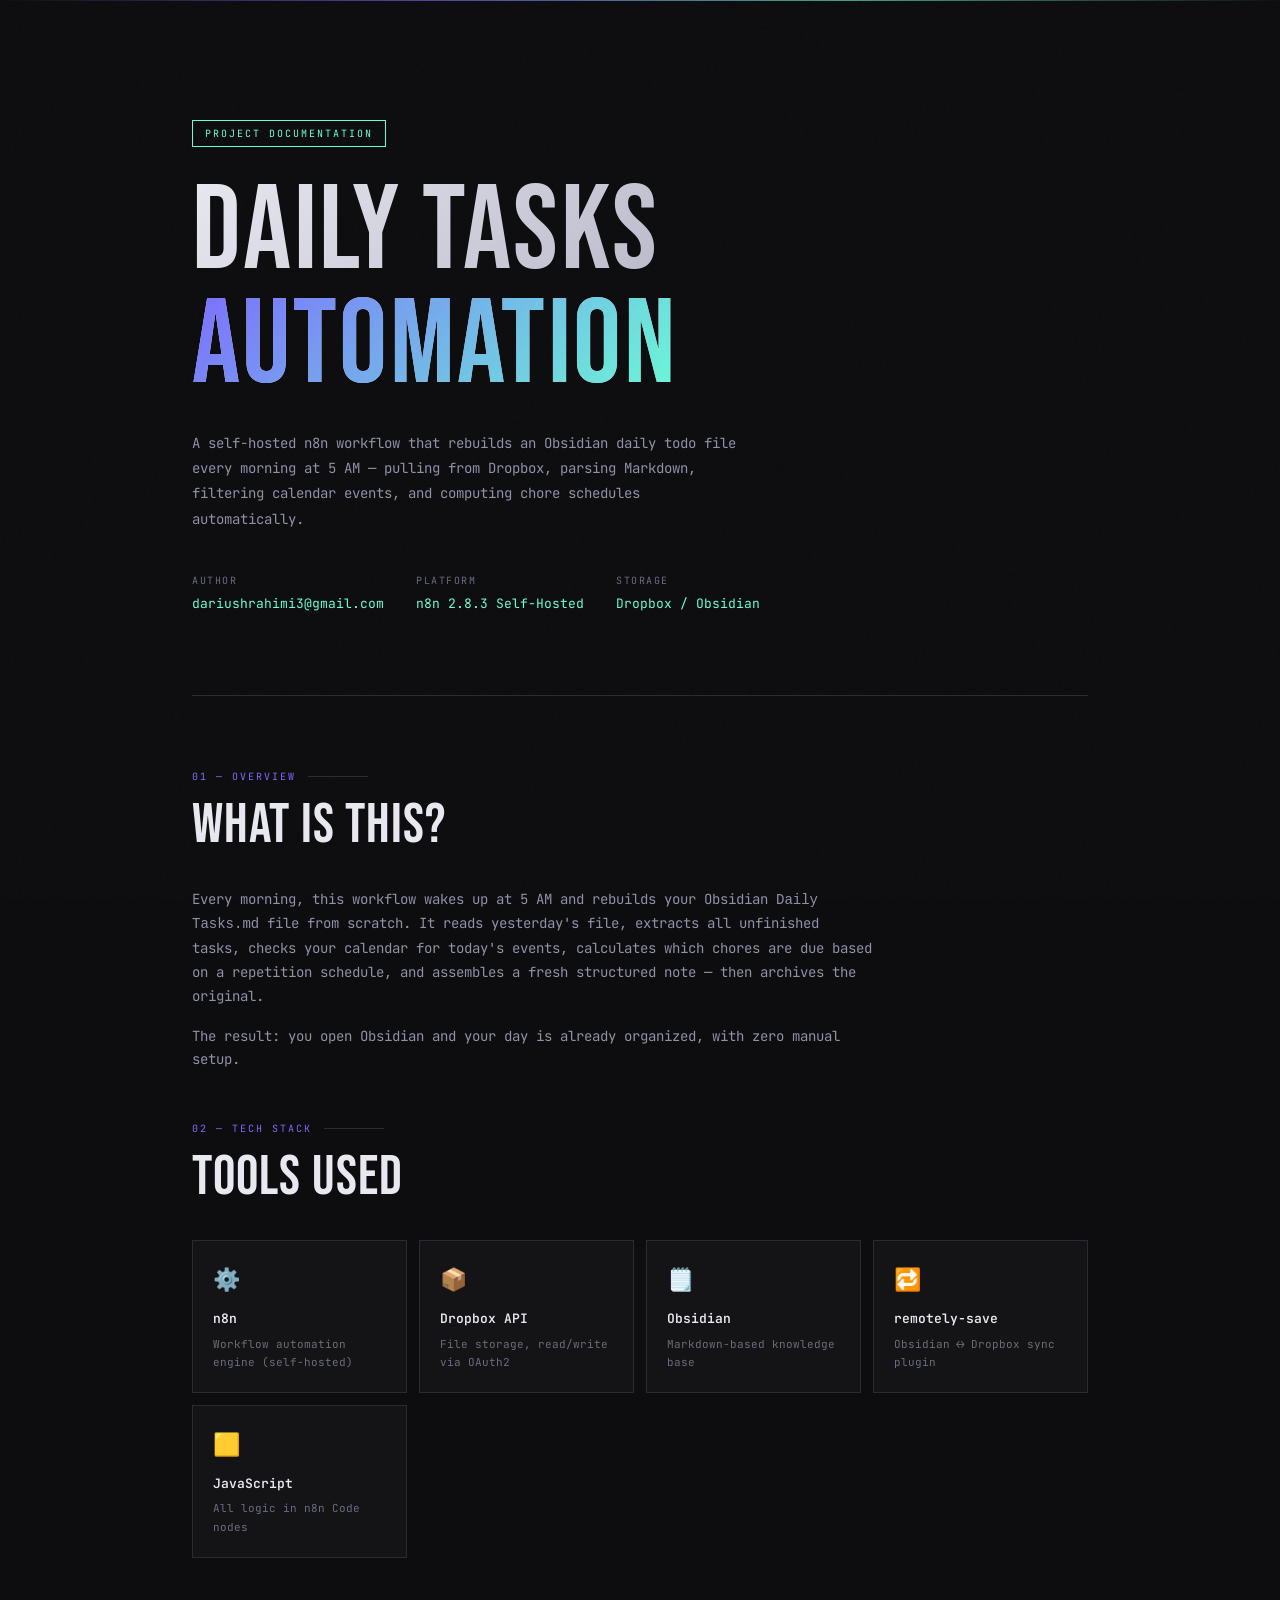
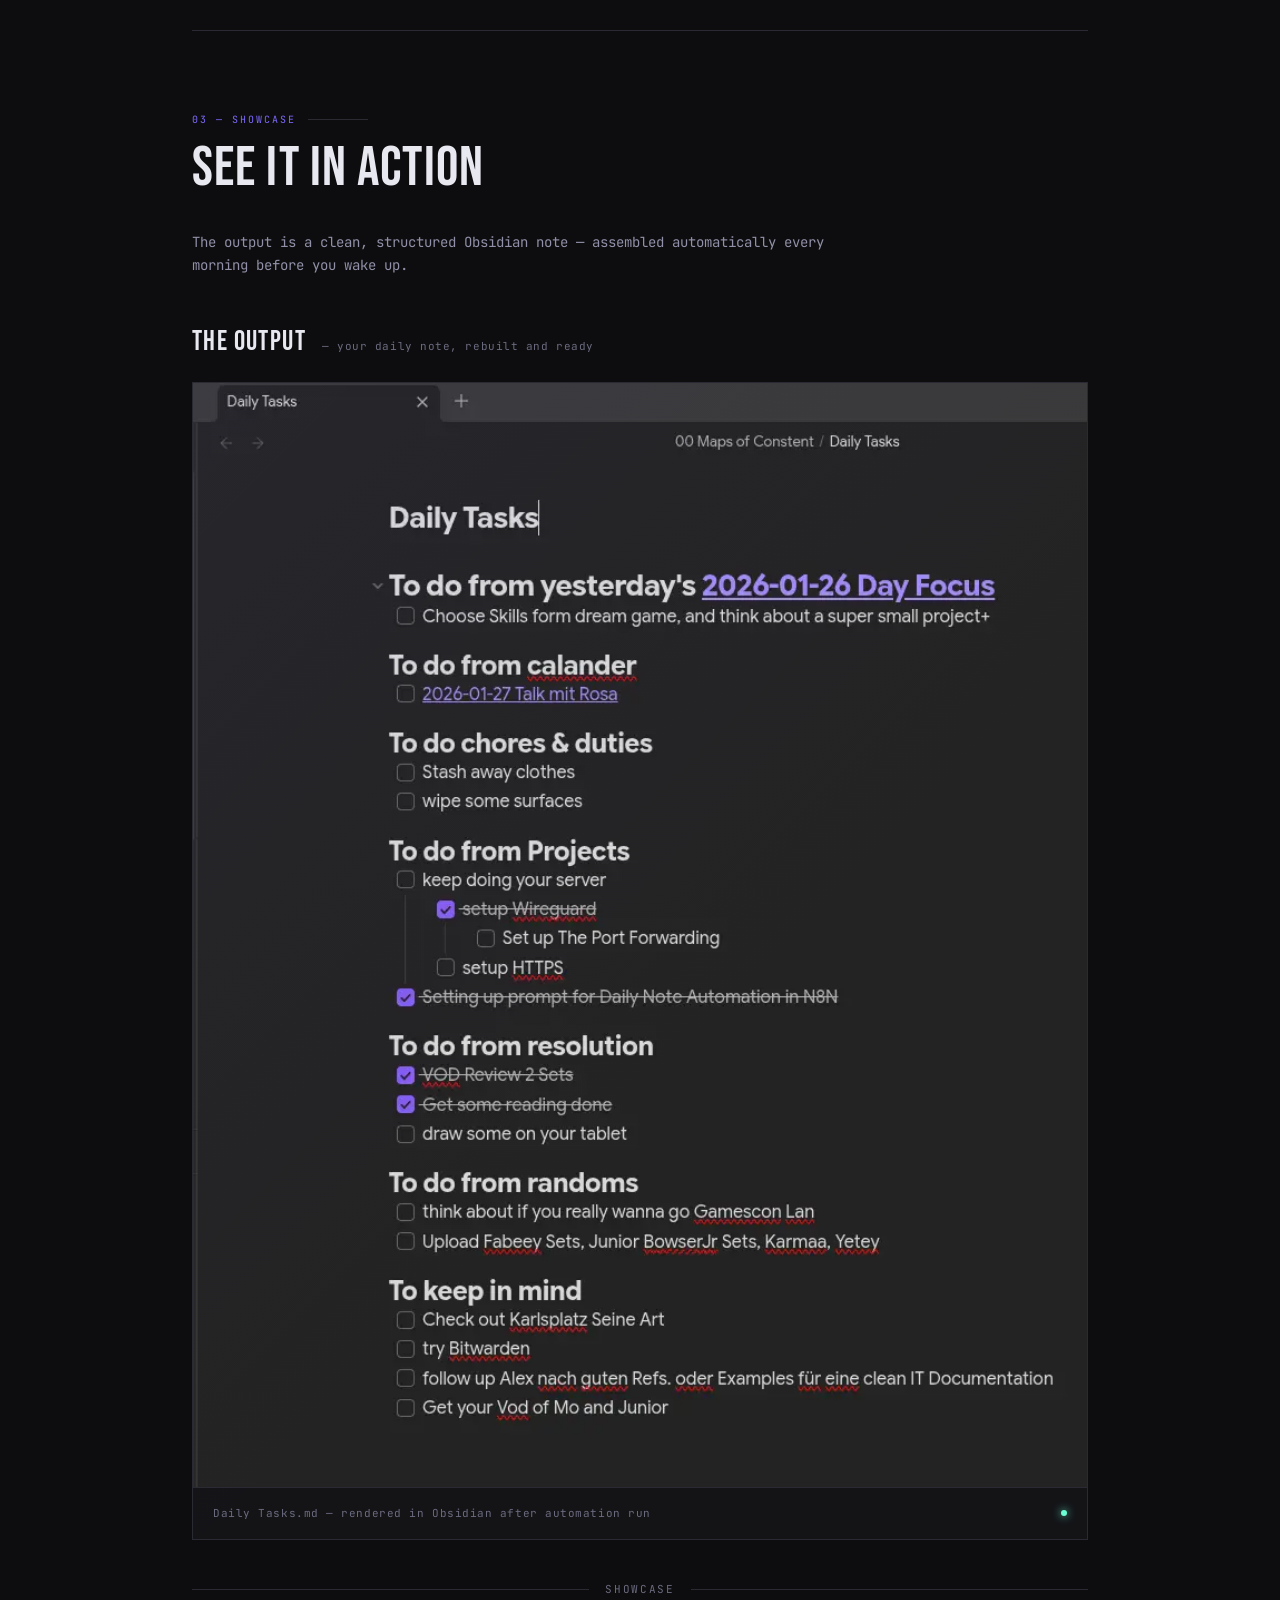
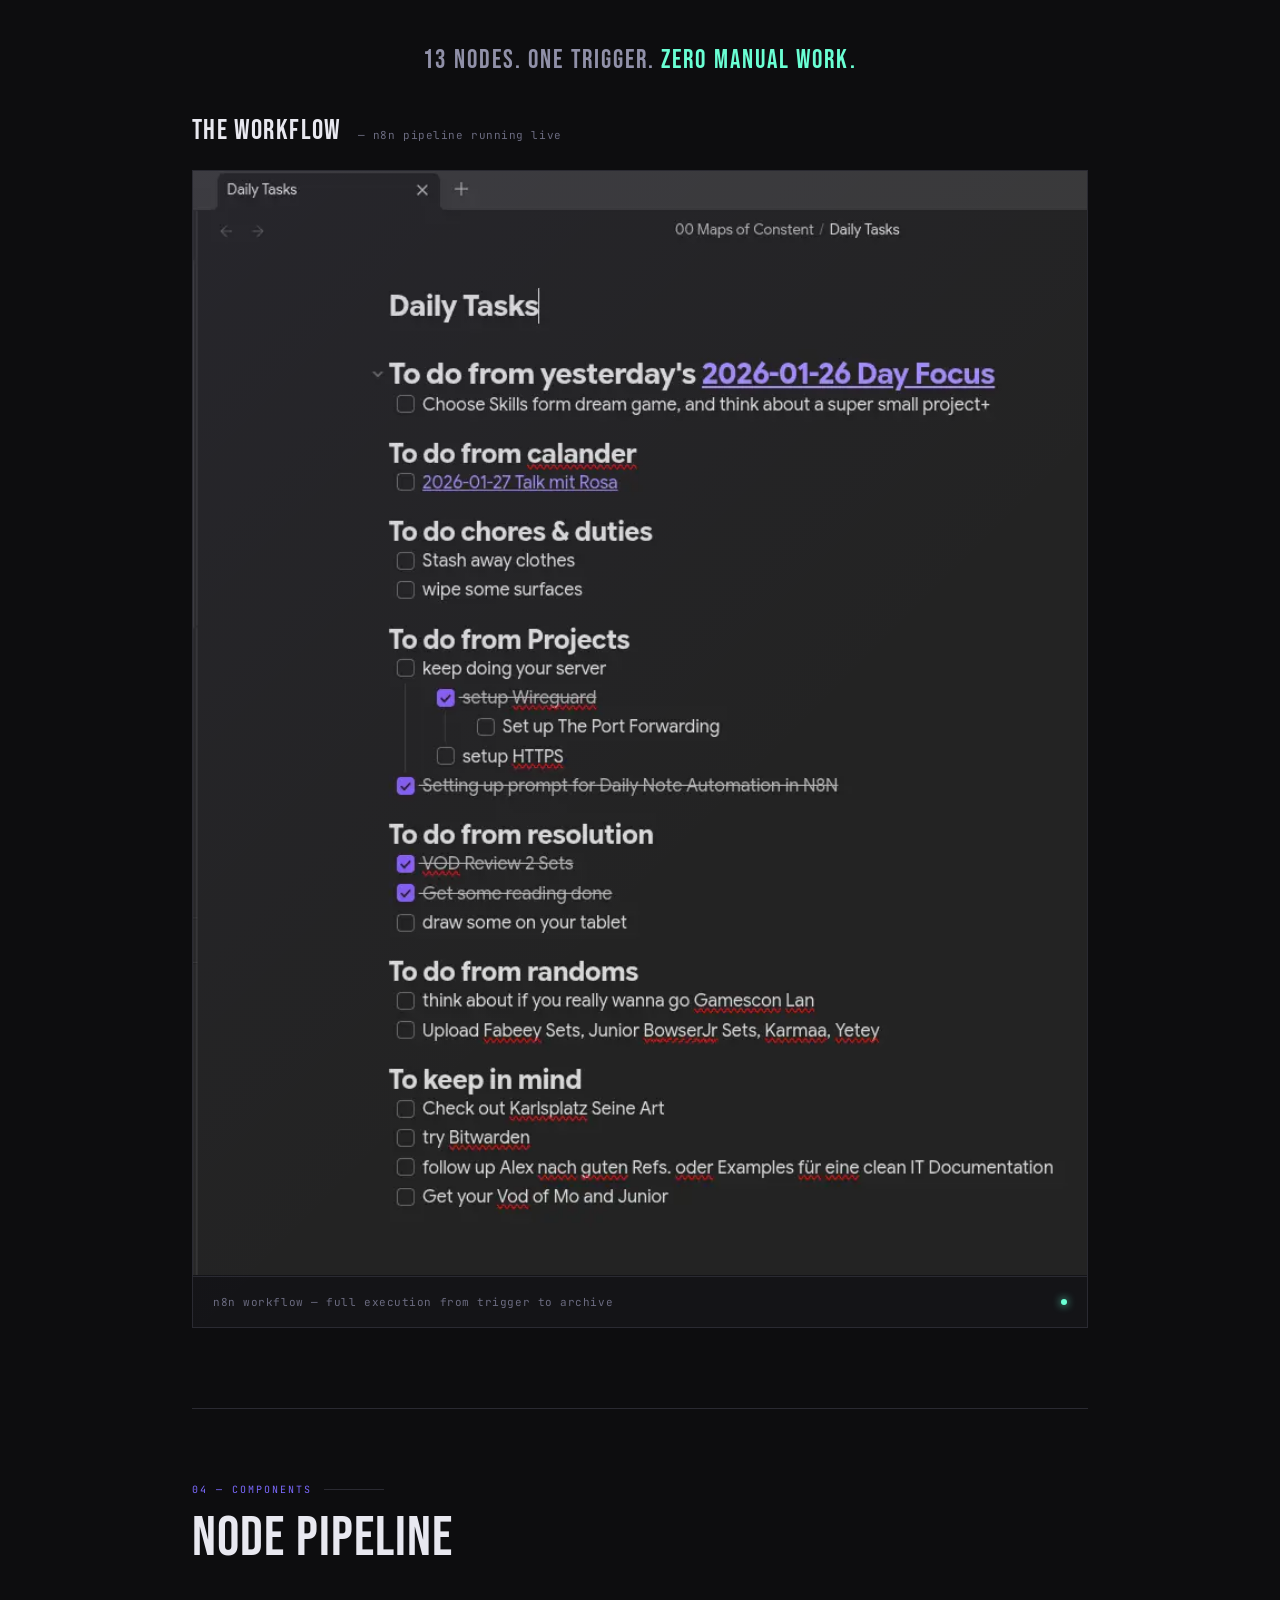
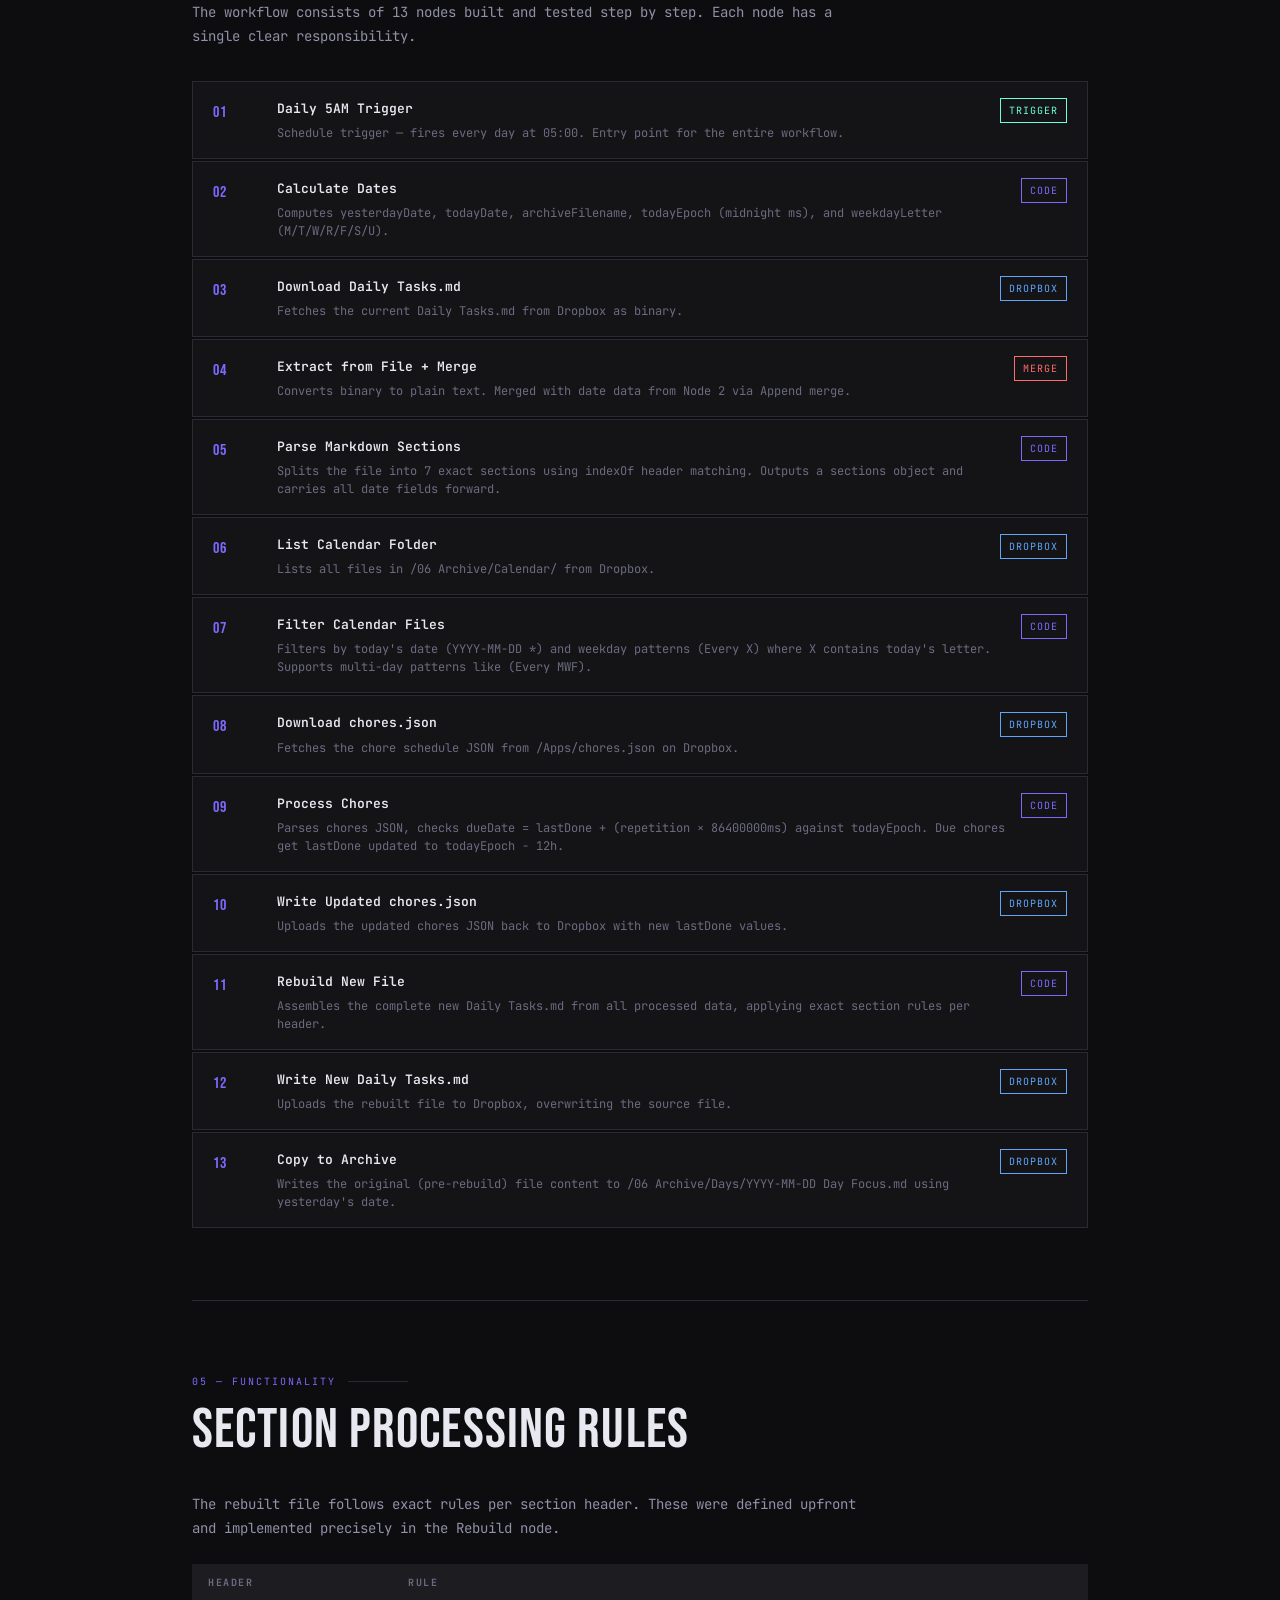
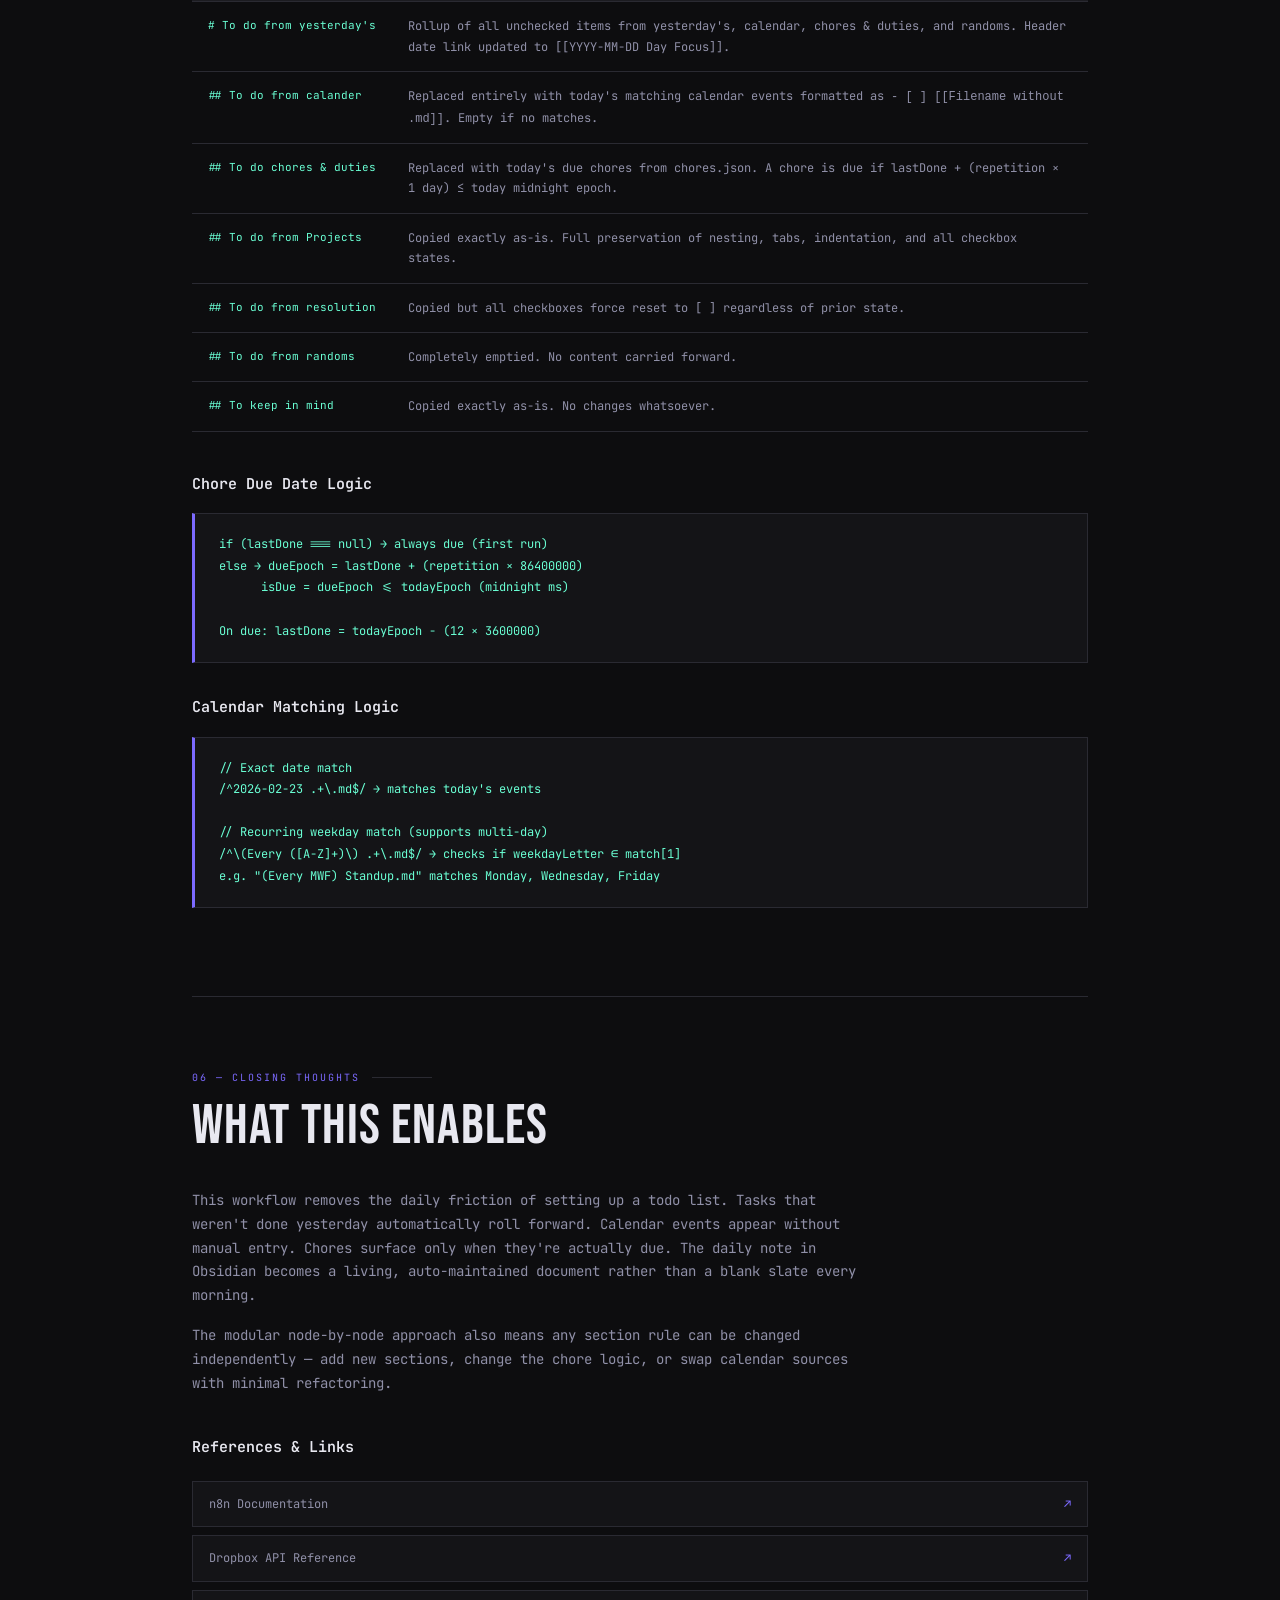
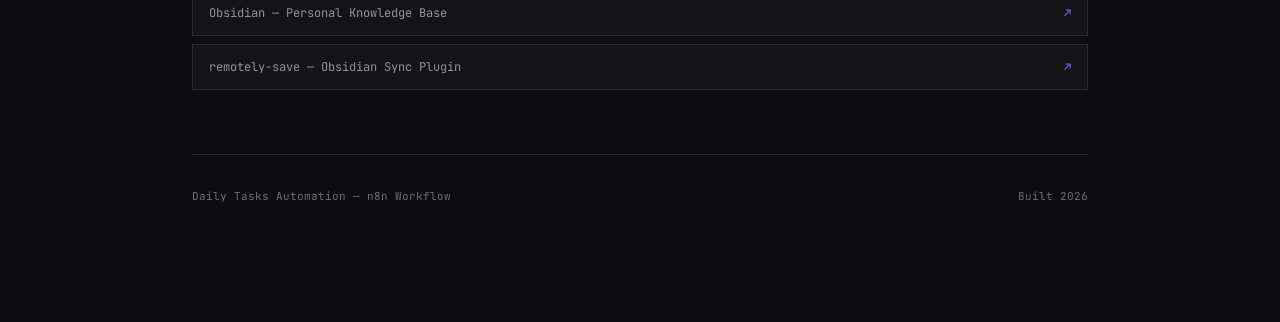
<file: index.html>
<!DOCTYPE html>
<html lang="en">
<head>
  <meta charset="UTF-8">
  <meta name="viewport" content="width=device-width, initial-scale=1.0">
  <title>Daily Tasks Automation — Documentation</title>
  <link href="https://fonts.googleapis.com/css2?family=Bebas+Neue&family=JetBrains+Mono:wght@300;400;500;600&display=swap" rel="stylesheet">
  <link rel="stylesheet" href="style.css">
</head>
<body>

<div class="container">

  <!-- ─── HERO ─── -->
  <div class="hero">
    <div class="tag">Project Documentation</div>
    <h1>Daily Tasks<br><span>Automation</span></h1>
    <p class="subtitle">A self-hosted n8n workflow that rebuilds an Obsidian daily todo file every morning at 5 AM — pulling from Dropbox, parsing Markdown, filtering calendar events, and computing chore schedules automatically.</p>
    <div class="meta-row">
      <div class="meta-item">
        <span class="meta-label">Author</span>
        <span class="meta-value">dariushrahimi3@gmail.com</span>
      </div>
      <div class="meta-item">
        <span class="meta-label">Platform</span>
        <span class="meta-value">n8n 2.8.3 Self-Hosted</span>
      </div>
      <div class="meta-item">
        <span class="meta-label">Storage</span>
        <span class="meta-value">Dropbox / Obsidian</span>
      </div>
    </div>
  </div>

  <!-- ─── OVERVIEW + TECH STACK ─── -->
  <section>
    <div class="section-label">01 — Overview</div>
    <h2>What Is This?</h2>
    <p>Every morning, this workflow wakes up at 5 AM and rebuilds your Obsidian <code>Daily Tasks.md</code> file from scratch. It reads yesterday's file, extracts all unfinished tasks, checks your calendar for today's events, calculates which chores are due based on a repetition schedule, and assembles a fresh structured note — then archives the original.</p>
    <p>The result: you open Obsidian and your day is already organized, with zero manual setup.</p>

    <div class="section-label" style="margin-top: 48px;">02 — Tech Stack</div>
    <h2>Tools Used</h2>
    <div class="stack-grid">
      <div class="stack-card">
        <div class="stack-icon">⚙️</div>
        <div class="stack-name">n8n</div>
        <div class="stack-role">Workflow automation engine (self-hosted)</div>
      </div>
      <div class="stack-card">
        <div class="stack-icon">📦</div>
        <div class="stack-name">Dropbox API</div>
        <div class="stack-role">File storage, read/write via OAuth2</div>
      </div>
      <div class="stack-card">
        <div class="stack-icon">🗒️</div>
        <div class="stack-name">Obsidian</div>
        <div class="stack-role">Markdown-based knowledge base</div>
      </div>
      <div class="stack-card">
        <div class="stack-icon">🔁</div>
        <div class="stack-name">remotely-save</div>
        <div class="stack-role">Obsidian ↔ Dropbox sync plugin</div>
      </div>
      <div class="stack-card">
        <div class="stack-icon">🟨</div>
        <div class="stack-name">JavaScript</div>
        <div class="stack-role">All logic in n8n Code nodes</div>
      </div>
    </div>
  </section>

  <!-- ─── SHOWCASE ─── -->
  <section class="showcase-section">
    <div class="section-label">03 — Showcase</div>
    <h2>See It In Action</h2>
    <p>The output is a clean, structured Obsidian note — assembled automatically every morning before you wake up.</p>

    <!-- Screenshot block -->
    <div class="showcase-block">
      <div class="showcase-label-row">
        <span class="showcase-eyebrow">The Output</span>
        <span class="showcase-sub">— your daily note, rebuilt and ready</span>
      </div>
      <div class="showcase-frame">
        <img src="showcase.webp" alt="Daily Tasks note in Obsidian" />
        <div class="showcase-caption">
          <span class="showcase-caption-text">Daily Tasks.md — rendered in Obsidian after automation run</span>
          <div class="showcase-dot"></div>
        </div>
      </div>
    </div>

    <!-- Divider -->
    <div class="showcase-divider">Showcase</div>

    <!-- Workflow video block -->
    <div class="showcase-block">
      <div class="workflow-oneliner">
        <p>13 nodes. One trigger. <span>Zero manual work.</span></p>
      </div>
      <div class="showcase-label-row">
        <span class="showcase-eyebrow">The Workflow</span>
        <span class="showcase-sub">— n8n pipeline running live</span>
      </div>
      <div class="showcase-frame">
        <video autoplay loop muted playsinline poster="showcase.webp">
          <source src="https://www.dropbox.com/scl/fi/wllpabxefk5jfq87h7hbn/workflow_small-ezgif.com-gif-to-webm-converter.webm?rlkey=s3t4tgfvyw85heaobdx3i9s6l&st=o060ivv0&dl=1" type="video/webm">
          Your browser does not support the video tag.
        </video>
        <div class="showcase-caption">
          <span class="showcase-caption-text">n8n workflow — full execution from trigger to archive</span>
          <div class="showcase-dot"></div>
        </div>
      </div>
    </div>
  </section>

  <!-- ─── COMPONENTS / PIPELINE ─── -->
  <section>
    <div class="section-label">04 — Components</div>
    <h2>Node Pipeline</h2>
    <p>The workflow consists of 13 nodes built and tested step by step. Each node has a single clear responsibility.</p>

    <div class="pipeline">
      <div class="node-row">
        <div class="node-num">01</div>
        <div class="node-info">
          <div class="node-name">Daily 5AM Trigger</div>
          <div class="node-desc">Schedule trigger — fires every day at 05:00. Entry point for the entire workflow.</div>
        </div>
        <div class="node-type type-trigger">Trigger</div>
      </div>
      <div class="node-row">
        <div class="node-num">02</div>
        <div class="node-info">
          <div class="node-name">Calculate Dates</div>
          <div class="node-desc">Computes yesterdayDate, todayDate, archiveFilename, todayEpoch (midnight ms), and weekdayLetter (M/T/W/R/F/S/U).</div>
        </div>
        <div class="node-type type-code">Code</div>
      </div>
      <div class="node-row">
        <div class="node-num">03</div>
        <div class="node-info">
          <div class="node-name">Download Daily Tasks.md</div>
          <div class="node-desc">Fetches the current Daily Tasks.md from Dropbox as binary.</div>
        </div>
        <div class="node-type type-dropbox">Dropbox</div>
      </div>
      <div class="node-row">
        <div class="node-num">04</div>
        <div class="node-info">
          <div class="node-name">Extract from File + Merge</div>
          <div class="node-desc">Converts binary to plain text. Merged with date data from Node 2 via Append merge.</div>
        </div>
        <div class="node-type type-merge">Merge</div>
      </div>
      <div class="node-row">
        <div class="node-num">05</div>
        <div class="node-info">
          <div class="node-name">Parse Markdown Sections</div>
          <div class="node-desc">Splits the file into 7 exact sections using indexOf header matching. Outputs a sections object and carries all date fields forward.</div>
        </div>
        <div class="node-type type-code">Code</div>
      </div>
      <div class="node-row">
        <div class="node-num">06</div>
        <div class="node-info">
          <div class="node-name">List Calendar Folder</div>
          <div class="node-desc">Lists all files in /06 Archive/Calendar/ from Dropbox.</div>
        </div>
        <div class="node-type type-dropbox">Dropbox</div>
      </div>
      <div class="node-row">
        <div class="node-num">07</div>
        <div class="node-info">
          <div class="node-name">Filter Calendar Files</div>
          <div class="node-desc">Filters by today's date (YYYY-MM-DD *) and weekday patterns (Every X) where X contains today's letter. Supports multi-day patterns like (Every MWF).</div>
        </div>
        <div class="node-type type-code">Code</div>
      </div>
      <div class="node-row">
        <div class="node-num">08</div>
        <div class="node-info">
          <div class="node-name">Download chores.json</div>
          <div class="node-desc">Fetches the chore schedule JSON from /Apps/chores.json on Dropbox.</div>
        </div>
        <div class="node-type type-dropbox">Dropbox</div>
      </div>
      <div class="node-row">
        <div class="node-num">09</div>
        <div class="node-info">
          <div class="node-name">Process Chores</div>
          <div class="node-desc">Parses chores JSON, checks dueDate = lastDone + (repetition × 86400000ms) against todayEpoch. Due chores get lastDone updated to todayEpoch − 12h.</div>
        </div>
        <div class="node-type type-code">Code</div>
      </div>
      <div class="node-row">
        <div class="node-num">10</div>
        <div class="node-info">
          <div class="node-name">Write Updated chores.json</div>
          <div class="node-desc">Uploads the updated chores JSON back to Dropbox with new lastDone values.</div>
        </div>
        <div class="node-type type-dropbox">Dropbox</div>
      </div>
      <div class="node-row">
        <div class="node-num">11</div>
        <div class="node-info">
          <div class="node-name">Rebuild New File</div>
          <div class="node-desc">Assembles the complete new Daily Tasks.md from all processed data, applying exact section rules per header.</div>
        </div>
        <div class="node-type type-code">Code</div>
      </div>
      <div class="node-row">
        <div class="node-num">12</div>
        <div class="node-info">
          <div class="node-name">Write New Daily Tasks.md</div>
          <div class="node-desc">Uploads the rebuilt file to Dropbox, overwriting the source file.</div>
        </div>
        <div class="node-type type-dropbox">Dropbox</div>
      </div>
      <div class="node-row">
        <div class="node-num">13</div>
        <div class="node-info">
          <div class="node-name">Copy to Archive</div>
          <div class="node-desc">Writes the original (pre-rebuild) file content to /06 Archive/Days/YYYY-MM-DD Day Focus.md using yesterday's date.</div>
        </div>
        <div class="node-type type-dropbox">Dropbox</div>
      </div>
    </div>
  </section>

  <!-- ─── FUNCTIONALITY ─── -->
  <section>
    <div class="section-label">05 — Functionality</div>
    <h2>Section Processing Rules</h2>
    <p>The rebuilt file follows exact rules per section header. These were defined upfront and implemented precisely in the Rebuild node.</p>

    <table class="rules-table">
      <thead>
        <tr>
          <th>Header</th>
          <th>Rule</th>
        </tr>
      </thead>
      <tbody>
        <tr>
          <td># To do from yesterday's</td>
          <td>Rollup of all unchecked items from yesterday's, calendar, chores & duties, and randoms. Header date link updated to [[YYYY-MM-DD Day Focus]].</td>
        </tr>
        <tr>
          <td>## To do from calander</td>
          <td>Replaced entirely with today's matching calendar events formatted as <code>- [ ] [[Filename without .md]]</code>. Empty if no matches.</td>
        </tr>
        <tr>
          <td>## To do chores & duties</td>
          <td>Replaced with today's due chores from chores.json. A chore is due if lastDone + (repetition × 1 day) ≤ today midnight epoch.</td>
        </tr>
        <tr>
          <td>## To do from Projects</td>
          <td>Copied exactly as-is. Full preservation of nesting, tabs, indentation, and all checkbox states.</td>
        </tr>
        <tr>
          <td>## To do from resolution</td>
          <td>Copied but all checkboxes force reset to [ ] regardless of prior state.</td>
        </tr>
        <tr>
          <td>## To do from randoms</td>
          <td>Completely emptied. No content carried forward.</td>
        </tr>
        <tr>
          <td>## To keep in mind</td>
          <td>Copied exactly as-is. No changes whatsoever.</td>
        </tr>
      </tbody>
    </table>

    <div style="margin-top: 40px;">
      <h3>Chore Due Date Logic</h3>
      <div class="code-block">
if (lastDone === null) → always due (first run)<br>
else → dueEpoch = lastDone + (repetition × 86400000)<br>
&nbsp;&nbsp;&nbsp;&nbsp;&nbsp;&nbsp;isDue = dueEpoch &lt;= todayEpoch (midnight ms)<br><br>
On due: lastDone = todayEpoch − (12 × 3600000)
      </div>
    </div>

    <div style="margin-top: 32px;">
      <h3>Calendar Matching Logic</h3>
      <div class="code-block">
// Exact date match<br>
/^2026-02-23 .+\.md$/  →  matches today's events<br><br>
// Recurring weekday match (supports multi-day)<br>
/^\(Every ([A-Z]+)\) .+\.md$/  →  checks if weekdayLetter ∈ match[1]<br>
e.g. "(Every MWF) Standup.md" matches Monday, Wednesday, Friday
      </div>
    </div>
  </section>
  <!-- ─── CLOSING ─── -->
  <div class="closing">
    <div class="section-label">06 — Closing Thoughts</div>
    <h2>What This Enables</h2>
    <p>This workflow removes the daily friction of setting up a todo list. Tasks that weren't done yesterday automatically roll forward. Calendar events appear without manual entry. Chores surface only when they're actually due. The daily note in Obsidian becomes a living, auto-maintained document rather than a blank slate every morning.</p>
    <p>The modular node-by-node approach also means any section rule can be changed independently — add new sections, change the chore logic, or swap calendar sources with minimal refactoring.</p>

    <div style="margin-top: 40px;">
      <h3>References & Links</h3>
      <div class="ref-list">
        <a class="ref-item" href="https://n8n.io/docs" target="_blank">
          n8n Documentation <span class="ref-arrow">↗</span>
        </a>
        <a class="ref-item" href="https://www.dropbox.com/developers/documentation/http/documentation" target="_blank">
          Dropbox API Reference <span class="ref-arrow">↗</span>
        </a>
        <a class="ref-item" href="https://obsidian.md" target="_blank">
          Obsidian — Personal Knowledge Base <span class="ref-arrow">↗</span>
        </a>
        <a class="ref-item" href="https://remotely-save.github.io" target="_blank">
          remotely-save — Obsidian Sync Plugin <span class="ref-arrow">↗</span>
        </a>
      </div>
    </div>

    <div class="footer-line">
      <span>Daily Tasks Automation — n8n Workflow</span>
      <span>Built 2026</span>
    </div>
  </div>

</div><!-- /container -->

</body>
</html>
</file>
<file: style.css>
:root {
  --bg: #0d0d0f;
  --surface: #141417;
  --surface2: #1c1c21;
  --border: #2a2a32;
  --accent: #7c6aff;
  --accent2: #ff6a6a;
  --accent3: #6affd4;
  --text: #e8e8f0;
  --muted: #6b6b80;
  --muted2: #9090a8;
}

* { margin: 0; padding: 0; box-sizing: border-box; }
html { scroll-behavior: smooth; }

body {
  background: var(--bg);
  color: var(--text);
  font-family: 'JetBrains Mono', monospace;
  font-size: 14px;
  line-height: 1.7;
  overflow-x: hidden;
}

/* Grain overlay */
body::before {
  content: '';
  position: fixed;
  inset: 0;
  background-image: url("data:image/svg+xml,%3Csvg viewBox='0 0 256 256' xmlns='http://www.w3.org/2000/svg'%3E%3Cfilter id='noise'%3E%3CfeTurbulence type='fractalNoise' baseFrequency='0.9' numOctaves='4' stitchTiles='stitch'/%3E%3C/filter%3E%3Crect width='100%25' height='100%25' filter='url(%23noise)' opacity='0.04'/%3E%3C/svg%3E");
  pointer-events: none;
  z-index: 1000;
  opacity: 0.4;
}

/* Layout */
.container {
  max-width: 960px;
  margin: 0 auto;
  padding: 0 32px;
}

/* ─── HERO ─── */
.hero {
  padding: 120px 0 80px;
  position: relative;
  border-bottom: 1px solid var(--border);
}

.hero::before {
  content: '';
  position: absolute;
  top: 0; left: -200px; right: -200px;
  height: 1px;
  background: linear-gradient(90deg, transparent, var(--accent), var(--accent3), transparent);
  opacity: 0.6;
}

.tag {
  display: inline-block;
  font-size: 10px;
  letter-spacing: 0.2em;
  text-transform: uppercase;
  color: var(--accent3);
  border: 1px solid var(--accent3);
  padding: 4px 12px;
  margin-bottom: 28px;
  opacity: 0.8;
}

h1 {
  font-family: 'Bebas Neue', sans-serif;
  font-size: clamp(56px, 10vw, 120px);
  font-weight: 400;
  line-height: 0.95;
  letter-spacing: 0.02em;
  margin-bottom: 28px;
  background: linear-gradient(135deg, var(--text) 0%, var(--muted2) 100%);
  -webkit-background-clip: text;
  -webkit-text-fill-color: transparent;
  background-clip: text;
}

h1 span {
  background: linear-gradient(135deg, var(--accent) 0%, var(--accent3) 100%);
  -webkit-background-clip: text;
  -webkit-text-fill-color: transparent;
  background-clip: text;
}

.subtitle {
  font-size: 14px;
  color: var(--muted2);
  max-width: 560px;
  line-height: 1.8;
  margin-bottom: 40px;
}

.meta-row {
  display: flex;
  gap: 32px;
  flex-wrap: wrap;
}

.meta-item {
  display: flex;
  flex-direction: column;
  gap: 4px;
}

.meta-label {
  font-size: 10px;
  letter-spacing: 0.15em;
  text-transform: uppercase;
  color: var(--muted);
}

.meta-value {
  font-size: 13px;
  color: var(--accent3);
}

/* ─── SECTIONS ─── */
section {
  padding: 72px 0;
  border-bottom: 1px solid var(--border);
}

.section-label {
  font-size: 10px;
  letter-spacing: 0.2em;
  text-transform: uppercase;
  color: var(--accent);
  margin-bottom: 12px;
  display: flex;
  align-items: center;
  gap: 12px;
}

.section-label::after {
  content: '';
  flex: 1;
  height: 1px;
  background: var(--border);
  max-width: 60px;
}

h2 {
  font-family: 'Bebas Neue', sans-serif;
  font-size: clamp(32px, 5vw, 56px);
  font-weight: 400;
  letter-spacing: 0.02em;
  margin-bottom: 32px;
  line-height: 1.05;
}

h3 {
  font-family: 'JetBrains Mono', monospace;
  font-size: 15px;
  font-weight: 600;
  margin-bottom: 16px;
  color: var(--text);
}

p {
  color: var(--muted2);
  margin-bottom: 16px;
  max-width: 680px;
}

/* ─── SHOWCASE ─── */
.showcase-section {
  padding: 80px 0;
  border-bottom: 1px solid var(--border);
}

.showcase-block {
  margin-top: 40px;
}

.showcase-label-row {
  display: flex;
  align-items: baseline;
  gap: 16px;
  margin-bottom: 16px;
}

.showcase-eyebrow {
  font-family: 'Bebas Neue', sans-serif;
  font-size: 28px;
  letter-spacing: 0.05em;
  color: var(--text);
}

.showcase-sub {
  font-size: 11px;
  color: var(--muted);
  letter-spacing: 0.05em;
}

.showcase-frame {
  position: relative;
  background: var(--surface);
  border: 1px solid var(--border);
  overflow: hidden;
}

.showcase-frame::before {
  content: '';
  position: absolute;
  inset: 0;
  background: linear-gradient(135deg, rgba(124,106,255,0.04) 0%, transparent 60%);
  pointer-events: none;
  z-index: 1;
}

.showcase-frame img,
.showcase-frame video {
  width: 100%;
  display: block;
}

.showcase-caption {
  padding: 16px 20px;
  border-top: 1px solid var(--border);
  display: flex;
  align-items: center;
  justify-content: space-between;
}

.showcase-caption-text {
  font-size: 11px;
  color: var(--muted);
  letter-spacing: 0.05em;
}

.showcase-dot {
  width: 6px;
  height: 6px;
  border-radius: 50%;
  background: var(--accent3);
  box-shadow: 0 0 8px var(--accent3);
  animation: pulse 2s ease-in-out infinite;
}

@keyframes pulse {
  0%, 100% { opacity: 1; }
  50% { opacity: 0.3; }
}

.showcase-divider {
  display: flex;
  align-items: center;
  gap: 16px;
  margin: 40px 0;
  color: var(--muted);
  font-size: 11px;
  letter-spacing: 0.15em;
  text-transform: uppercase;
}

.showcase-divider::before,
.showcase-divider::after {
  content: '';
  flex: 1;
  height: 1px;
  background: var(--border);
}

.workflow-oneliner {
  text-align: center;
  margin-bottom: 24px;
}

.workflow-oneliner p {
  font-family: 'Bebas Neue', sans-serif;
  font-size: clamp(18px, 3vw, 26px);
  letter-spacing: 0.08em;
  color: var(--muted2);
  max-width: 100%;
  margin: 0 auto;
}

.workflow-oneliner p span {
  color: var(--accent3);
}

/* ─── STACK GRID ─── */
.stack-grid {
  display: grid;
  grid-template-columns: repeat(auto-fill, minmax(180px, 1fr));
  gap: 12px;
  margin-top: 24px;
}

.stack-card {
  background: var(--surface);
  border: 1px solid var(--border);
  padding: 20px;
  position: relative;
  overflow: hidden;
  transition: border-color 0.2s;
}

.stack-card:hover { border-color: var(--accent); }

.stack-card::before {
  content: '';
  position: absolute;
  top: 0; left: 0; right: 0;
  height: 2px;
  background: linear-gradient(90deg, var(--accent), var(--accent3));
  opacity: 0;
  transition: opacity 0.2s;
}

.stack-card:hover::before { opacity: 1; }

.stack-icon { font-size: 22px; margin-bottom: 10px; }

.stack-name {
  font-family: 'JetBrains Mono', monospace;
  font-size: 13px;
  font-weight: 600;
  color: var(--text);
  margin-bottom: 4px;
}

.stack-role { font-size: 11px; color: var(--muted); }

/* ─── PIPELINE ─── */
.pipeline {
  margin-top: 32px;
  display: flex;
  flex-direction: column;
  gap: 2px;
}

.node-row {
  display: grid;
  grid-template-columns: 48px 1fr auto;
  gap: 16px;
  align-items: start;
  padding: 16px 20px;
  background: var(--surface);
  border: 1px solid var(--border);
  transition: background 0.15s;
}

.node-row:hover { background: var(--surface2); }

.node-num {
  font-family: 'Bebas Neue', sans-serif;
  font-size: 16px;
  color: var(--accent);
  padding-top: 1px;
  letter-spacing: 0.05em;
}

.node-name {
  font-family: 'JetBrains Mono', monospace;
  font-size: 13px;
  font-weight: 600;
  color: var(--text);
  margin-bottom: 4px;
}

.node-desc { font-size: 12px; color: var(--muted); line-height: 1.5; }

.node-type {
  font-size: 10px;
  letter-spacing: 0.1em;
  text-transform: uppercase;
  padding: 3px 8px;
  border: 1px solid;
  white-space: nowrap;
  align-self: start;
}

.type-trigger { color: var(--accent3); border-color: var(--accent3); }
.type-code    { color: var(--accent);  border-color: var(--accent);  }
.type-dropbox { color: #60a5fa;        border-color: #60a5fa;        }
.type-merge   { color: var(--accent2); border-color: var(--accent2); }

/* ─── RULES TABLE ─── */
.rules-table {
  width: 100%;
  border-collapse: collapse;
  margin-top: 24px;
  font-size: 12px;
}

.rules-table th {
  text-align: left;
  padding: 10px 16px;
  background: var(--surface2);
  color: var(--muted);
  font-size: 10px;
  letter-spacing: 0.15em;
  text-transform: uppercase;
  border-bottom: 1px solid var(--border);
}

.rules-table td {
  padding: 14px 16px;
  border-bottom: 1px solid var(--border);
  vertical-align: top;
  color: var(--muted2);
}

.rules-table tr:hover td { background: var(--surface); }

.rules-table td:first-child {
  font-family: 'JetBrains Mono', monospace;
  color: var(--accent3);
  white-space: nowrap;
  font-size: 11px;
}

/* ─── CODE BLOCK ─── */
.code-block {
  background: var(--surface);
  border: 1px solid var(--border);
  border-left: 3px solid var(--accent);
  padding: 20px 24px;
  margin: 16px 0;
  overflow-x: auto;
  font-size: 12px;
  color: var(--accent3);
  line-height: 1.8;
}

/* ─── STEPS ─── */
.steps {
  display: flex;
  flex-direction: column;
  gap: 24px;
  margin-top: 24px;
}

.step {
  display: grid;
  grid-template-columns: 32px 1fr;
  gap: 20px;
  align-items: start;
}

.step-num {
  width: 32px;
  height: 32px;
  display: flex;
  align-items: center;
  justify-content: center;
  background: var(--surface2);
  border: 1px solid var(--accent);
  color: var(--accent);
  font-family: 'Bebas Neue', sans-serif;
  font-size: 16px;
  flex-shrink: 0;
}

.step-content h4 {
  font-family: 'JetBrains Mono', monospace;
  font-size: 13px;
  font-weight: 600;
  color: var(--text);
  margin-bottom: 6px;
}

.step-content p { font-size: 12px; margin-bottom: 0; }

/* ─── CHALLENGES ─── */
.challenge-list {
  display: flex;
  flex-direction: column;
  gap: 16px;
  margin-top: 24px;
}

.challenge {
  background: var(--surface);
  border: 1px solid var(--border);
  padding: 20px;
  display: grid;
  grid-template-columns: auto 1fr;
  gap: 16px;
  align-items: start;
}

.challenge-badge {
  font-size: 10px;
  letter-spacing: 0.1em;
  text-transform: uppercase;
  padding: 4px 10px;
  background: rgba(255, 106, 106, 0.1);
  border: 1px solid var(--accent2);
  color: var(--accent2);
  white-space: nowrap;
}

.challenge-text { font-size: 12px; color: var(--muted2); }
.challenge-text strong { color: var(--text); font-weight: 500; }

/* ─── CLOSING ─── */
.closing { padding: 72px 0 120px; }

.ref-list {
  display: flex;
  flex-direction: column;
  gap: 8px;
  margin-top: 20px;
}

.ref-item {
  display: flex;
  align-items: center;
  gap: 12px;
  padding: 12px 16px;
  background: var(--surface);
  border: 1px solid var(--border);
  text-decoration: none;
  color: var(--muted2);
  font-size: 12px;
  transition: border-color 0.2s, color 0.2s;
}

.ref-item:hover { border-color: var(--accent); color: var(--text); }
.ref-arrow { color: var(--accent); margin-left: auto; }

.footer-line {
  margin-top: 64px;
  padding-top: 32px;
  border-top: 1px solid var(--border);
  display: flex;
  justify-content: space-between;
  align-items: center;
  font-size: 11px;
  color: var(--muted);
}

/* ─── ANIMATIONS ─── */
@keyframes fadeUp {
  from { opacity: 0; transform: translateY(24px); }
  to   { opacity: 1; transform: translateY(0); }
}

.hero > * {
  animation: fadeUp 0.6s ease forwards;
  opacity: 0;
}

.hero > *:nth-child(1) { animation-delay: 0.1s; }
.hero > *:nth-child(2) { animation-delay: 0.2s; }
.hero > *:nth-child(3) { animation-delay: 0.3s; }
.hero > *:nth-child(4) { animation-delay: 0.45s; }

/* ─── SCROLLBAR ─── */
::-webkit-scrollbar { width: 4px; height: 4px; }
::-webkit-scrollbar-track { background: var(--bg); }
::-webkit-scrollbar-thumb { background: var(--border); }
</file>
